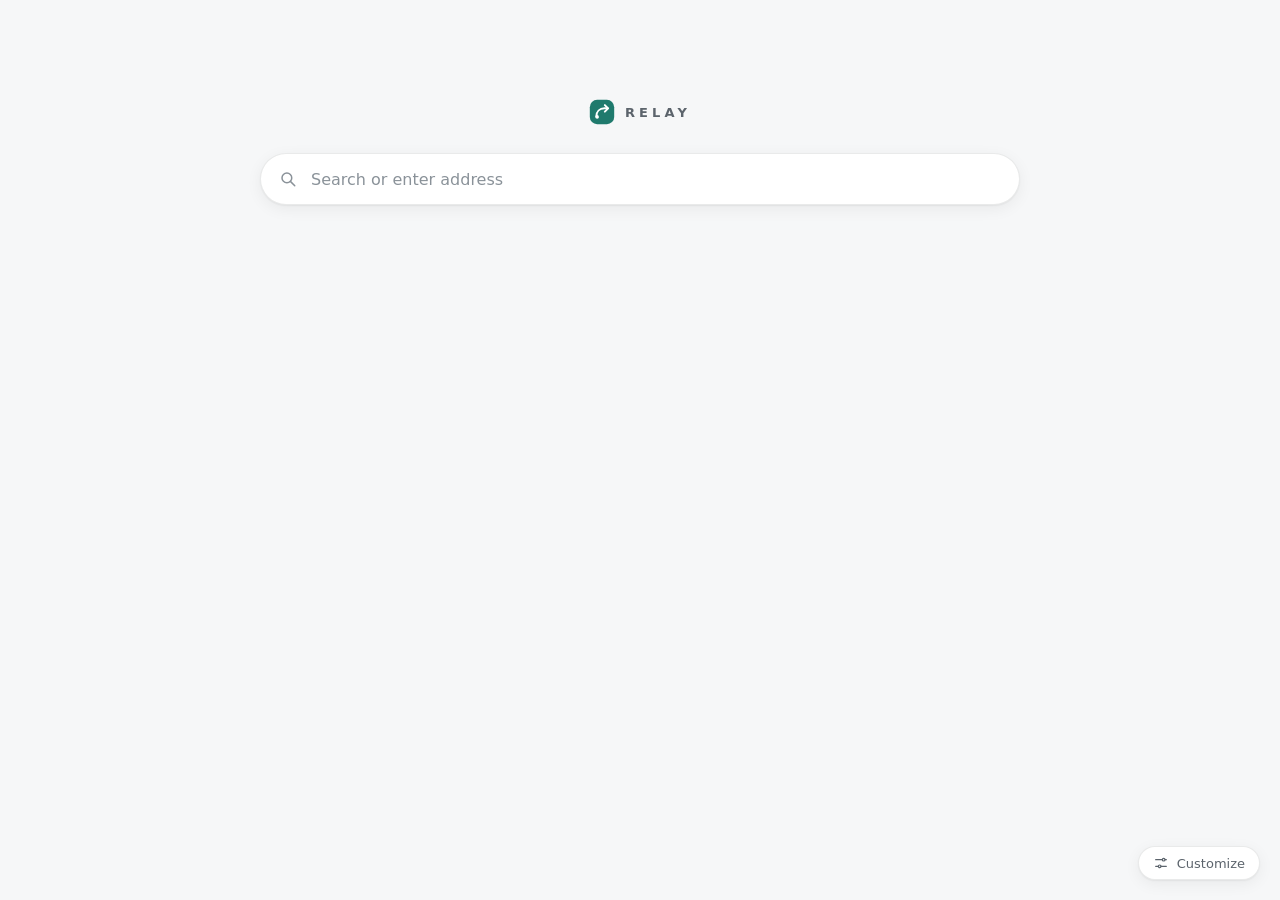
<file: src/Relay.App/NewTab/index.html>
<!doctype html>
<html lang="en">
<head>
  <meta charset="utf-8">
  <meta name="viewport" content="width=device-width, initial-scale=1">
  <meta http-equiv="Content-Security-Policy" content="default-src 'none'; script-src 'self'; style-src 'self'; img-src 'self' https://assets.relay data:; font-src 'self'; connect-src 'none'; base-uri 'none'; form-action 'none'">
  <meta name="referrer" content="no-referrer">
  <title>New tab</title>
  <link rel="stylesheet" href="newtab.css">
</head>
<body class="loading">
  <div id="backdrop" aria-hidden="true"></div>

  <main id="page">
    <header class="brand">
      <svg class="mark" viewBox="0 0 32 32" aria-hidden="true">
        <rect x="1" y="1" width="30" height="30" rx="9" class="mark-bg"/>
        <path d="M9 21.5c0-6 4-10 10-10h4" class="mark-stroke"/>
        <path d="M19.5 7.5l4 4-4 4" class="mark-stroke"/>
        <circle cx="10" cy="22" r="2.2" class="mark-dot"/>
      </svg>
      <span class="wordmark">RELAY</span>
      <span id="private-badge" class="badge" hidden>Private</span>
    </header>

    <section id="clock" class="clock" hidden>
      <div id="time" class="time"></div>
      <div id="date" class="date"></div>
    </section>

    <form id="search" class="search" autocomplete="off">
      <svg viewBox="0 0 24 24" class="search-icon" aria-hidden="true"><circle cx="10.5" cy="10.5" r="6.5"/><path d="M15.5 15.5L21 21"/></svg>
      <input id="q" type="text" spellcheck="false" aria-label="Search or enter address" placeholder="Search or enter address">
      <kbd class="hint">Enter</kbd>
    </form>

    <p id="blocked" class="blocked" hidden>
      <svg viewBox="0 0 24 24" aria-hidden="true"><path d="M12 3l7 3v5c0 4.5-3 8.3-7 10-4-1.7-7-5.5-7-10V6l7-3z"/><path d="M9 12l2 2 4-4"/></svg>
      <span id="blocked-text"></span>
    </p>

    <section class="links" aria-label="Quick links">
      <ol id="quick-links" class="tiles"></ol>
    </section>

    <section id="private-note" class="note" hidden>
      <h2>You're browsing privately</h2>
      <p>RELAY won't save your history, cookies or site data from this window after you close it. Downloads and bookmarks you create are kept.</p>
      <p class="muted">Private browsing doesn't make you anonymous. Websites, your employer or school, and your internet provider can still see what you do.</p>
    </section>

    <section id="lists" class="lists">
      <div id="recent-block" class="list-block" hidden>
        <h2>Recently visited</h2>
        <ul id="recent" class="rows"></ul>
      </div>
      <div id="bookmarks-block" class="list-block" hidden>
        <h2>Bookmarks</h2>
        <ul id="bookmarks" class="rows"></ul>
      </div>
    </section>
  </main>

  <button id="customize" class="customize" type="button" aria-haspopup="dialog">
    <svg viewBox="0 0 24 24" aria-hidden="true"><path d="M4 7h10M18 7h2M4 17h4M12 17h8"/><circle cx="16" cy="7" r="2"/><circle cx="10" cy="17" r="2"/></svg>
    Customize
  </button>

  <aside id="panel" class="panel" role="dialog" aria-label="Customize new tab" hidden>
    <h2>Customize</h2>
    <h3>Background</h3>
    <div id="swatches" class="swatches"></div>
    <button type="button" class="link" data-settings="appearance">Use your own image…</button>
    <h3>Show</h3>
    <label class="toggle"><input type="checkbox" data-toggle="clock"><span>Clock and date</span></label>
    <label class="toggle"><input type="checkbox" data-toggle="recent"><span>Recently visited</span></label>
    <label class="toggle"><input type="checkbox" data-toggle="bookmarks"><span>Bookmarks</span></label>
    <button type="button" class="link" data-settings="general">All settings</button>
  </aside>

  <div id="dialog-scrim" class="scrim" hidden>
    <form id="link-dialog" class="dialog" role="dialog" aria-modal="true" aria-labelledby="dlg-title">
      <h2 id="dlg-title">Add shortcut</h2>
      <label>Name<input id="dlg-name" type="text" maxlength="120" spellcheck="false"></label>
      <label>URL<input id="dlg-url" type="text" maxlength="2048" spellcheck="false" placeholder="example.com"></label>
      <p id="dlg-error" class="error" hidden></p>
      <div class="actions">
        <button type="button" id="dlg-cancel" class="btn">Cancel</button>
        <button type="submit" class="btn primary">Save</button>
      </div>
    </form>
  </div>

  <ul id="tile-menu" class="menu" role="menu" hidden>
    <li><button type="button" role="menuitem" data-action="edit">Edit shortcut</button></li>
    <li><button type="button" role="menuitem" data-action="remove">Remove</button></li>
  </ul>

  <script src="newtab.js"></script>
</body>
</html>
</file>
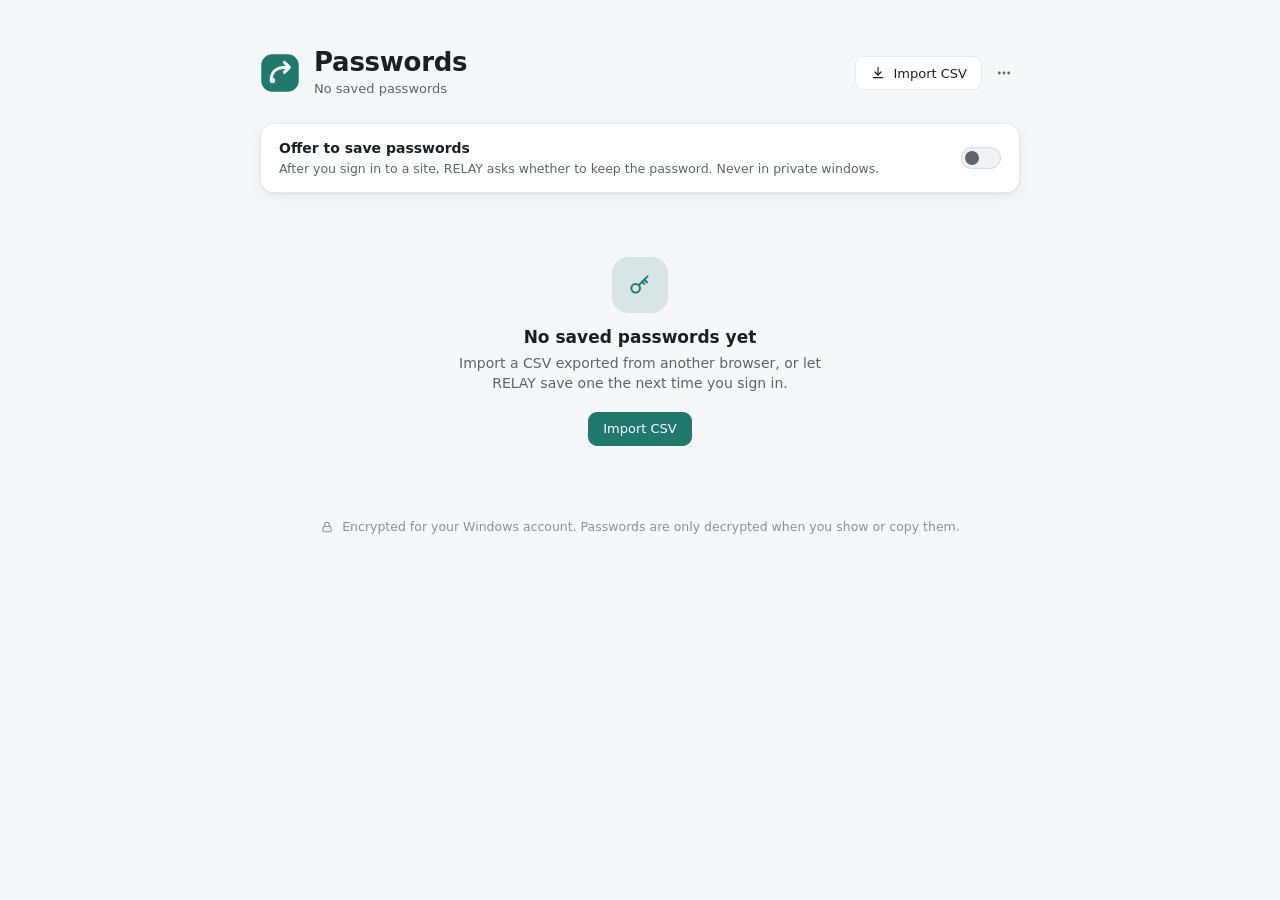
<file: src/Relay.App/NewTab/passwords.html>
<!doctype html>
<html lang="en">
<head>
  <meta charset="utf-8">
  <meta name="viewport" content="width=device-width, initial-scale=1">
  <meta http-equiv="Content-Security-Policy" content="default-src 'none'; script-src 'self'; style-src 'self'; img-src 'self' data:; font-src 'self'; connect-src 'none'; base-uri 'none'; form-action 'none'">
  <meta name="referrer" content="no-referrer">
  <title>Passwords</title>
  <link rel="stylesheet" href="passwords.css">
</head>
<body class="loading">
  <svg class="sprite" aria-hidden="true">
    <symbol id="i-search" viewBox="0 0 24 24"><circle cx="11" cy="11" r="7"/><path d="M20 20l-3.5-3.5"/></symbol>
    <symbol id="i-eye" viewBox="0 0 24 24"><path d="M2 12s3.6-7 10-7 10 7 10 7-3.6 7-10 7S2 12 2 12z"/><circle cx="12" cy="12" r="3"/></symbol>
    <symbol id="i-eye-off" viewBox="0 0 24 24"><path d="M3 3l18 18"/><path d="M10.6 5.1A10.4 10.4 0 0 1 12 5c6.4 0 10 7 10 7a17.6 17.6 0 0 1-3.2 4.1M6.6 6.6A17.2 17.2 0 0 0 2 12s3.6 7 10 7a9.9 9.9 0 0 0 5.4-1.6"/><path d="M9.9 9.9a3 3 0 0 0 4.2 4.2"/></symbol>
    <symbol id="i-copy" viewBox="0 0 24 24"><rect x="9" y="9" width="11" height="11" rx="2.5"/><path d="M5 15V6.5A2.5 2.5 0 0 1 7.5 4H15"/></symbol>
    <symbol id="i-more" viewBox="0 0 24 24"><circle cx="5" cy="12" r="1.2"/><circle cx="12" cy="12" r="1.2"/><circle cx="19" cy="12" r="1.2"/></symbol>
    <symbol id="i-import" viewBox="0 0 24 24"><path d="M12 4v11"/><path d="M7.5 10.5L12 15l4.5-4.5"/><path d="M5 19h14"/></symbol>
    <symbol id="i-key" viewBox="0 0 24 24"><circle cx="8" cy="15" r="4"/><path d="M11 12l8-8"/><path d="M16 7l2.5 2.5"/><path d="M14 9l2 2"/></symbol>
    <symbol id="i-lock" viewBox="0 0 24 24"><rect x="5" y="11" width="14" height="9" rx="2.5"/><path d="M8 11V8a4 4 0 0 1 8 0v3"/></symbol>
  </svg>

  <main id="page">
    <header class="top">
      <div class="title">
        <svg class="mark" viewBox="0 0 32 32" aria-hidden="true">
          <rect x="1" y="1" width="30" height="30" rx="9" class="mark-bg"/>
          <path d="M9 21.5c0-6 4-10 10-10h4" class="mark-stroke"/>
          <path d="M19.5 7.5l4 4-4 4" class="mark-stroke"/>
          <circle cx="10" cy="22" r="2.2" class="mark-dot"/>
        </svg>
        <div>
          <h1>Passwords</h1>
          <p id="count" class="sub"></p>
        </div>
      </div>
      <div class="actions">
        <button id="import" class="btn"><svg class="ico"><use href="#i-import"/></svg>Import CSV</button>
        <button id="page-more" class="icon-btn" title="More" aria-label="More"><svg class="ico"><use href="#i-more"/></svg></button>
      </div>
    </header>

    <section class="card setting">
      <div>
        <div class="setting-name">Offer to save passwords</div>
        <div class="setting-hint">After you sign in to a site, RELAY asks whether to keep the password. Never in private windows.</div>
      </div>
      <label class="switch"><input id="offer" type="checkbox"><span></span></label>
    </section>

    <label class="search">
      <svg class="ico"><use href="#i-search"/></svg>
      <input id="filter" type="text" placeholder="Search passwords" autocomplete="off" spellcheck="false">
    </label>

    <section id="list" class="card list" aria-live="polite"></section>

    <section id="empty" class="empty" hidden>
      <div class="empty-icon"><svg class="ico"><use href="#i-key"/></svg></div>
      <h2>No saved passwords yet</h2>
      <p>Import a CSV exported from another browser, or let RELAY save one the next time you sign in.</p>
      <button id="empty-import" class="btn primary">Import CSV</button>
    </section>

    <p id="no-match" class="no-match" hidden>No passwords match your search.</p>

    <footer class="foot">
      <svg class="ico"><use href="#i-lock"/></svg>
      Encrypted for your Windows account. Passwords are only decrypted when you show or copy them.
    </footer>
  </main>

  <div id="menu" class="menu" role="menu" hidden></div>

  <div id="confirm" class="scrim" hidden>
    <div class="dialog" role="dialog" aria-modal="true" aria-labelledby="confirm-title">
      <h2 id="confirm-title"></h2>
      <p id="confirm-text"></p>
      <div class="dialog-actions">
        <button id="confirm-cancel" class="btn">Cancel</button>
        <button id="confirm-ok" class="btn danger"></button>
      </div>
    </div>
  </div>

  <div id="toast" class="toast" role="status" hidden></div>
  <script src="passwords.js"></script>
</body>
</html>
</file>
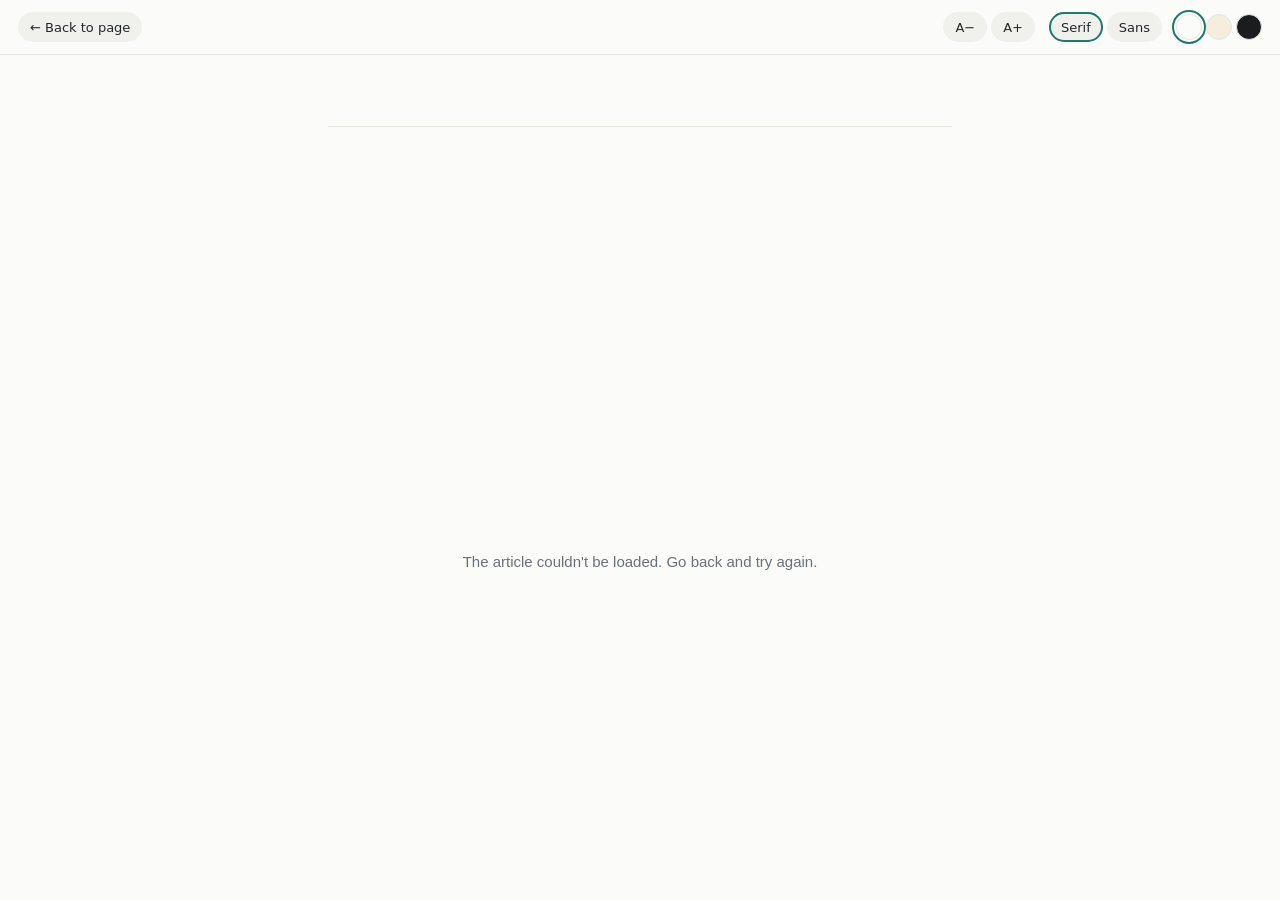
<file: src/Relay.App/NewTab/reader.html>
<!doctype html>
<html lang="en">
<head>
  <meta charset="utf-8">
  <meta name="viewport" content="width=device-width, initial-scale=1">
  <meta http-equiv="Content-Security-Policy" content="default-src 'none'; script-src 'self'; style-src 'self'; img-src https: data:; base-uri 'none'; form-action 'none'">
  <meta name="referrer" content="no-referrer">
  <title>Reader view</title>
  <link rel="stylesheet" href="reader.css">
</head>
<body data-theme="light" data-font="serif" class="loading">
  <div class="bar" role="toolbar" aria-label="Reader settings">
    <button type="button" id="exit" class="chip" title="Leave reader view (Esc)">← Back to page</button>
    <div class="group" role="group" aria-label="Text size">
      <button type="button" class="chip" data-size="-1" title="Smaller text" aria-label="Smaller text">A−</button>
      <button type="button" class="chip" data-size="1" title="Larger text" aria-label="Larger text">A+</button>
    </div>
    <div class="group" role="group" aria-label="Font">
      <button type="button" class="chip" data-font="serif">Serif</button>
      <button type="button" class="chip" data-font="sans">Sans</button>
    </div>
    <div class="group" role="group" aria-label="Colours">
      <button type="button" class="swatch light" data-theme="light" title="Light" aria-label="Light"></button>
      <button type="button" class="swatch sepia" data-theme="sepia" title="Sepia" aria-label="Sepia"></button>
      <button type="button" class="swatch dark" data-theme="dark" title="Dark" aria-label="Dark"></button>
    </div>
  </div>

  <article id="article">
    <p id="site" class="site"></p>
    <h1 id="title"></h1>
    <p id="meta" class="meta"></p>
    <div id="content"></div>
  </article>

  <p id="empty" class="empty" hidden>The article couldn't be loaded. Go back and try again.</p>
  <script src="reader.js"></script>
</body>
</html>
</file>
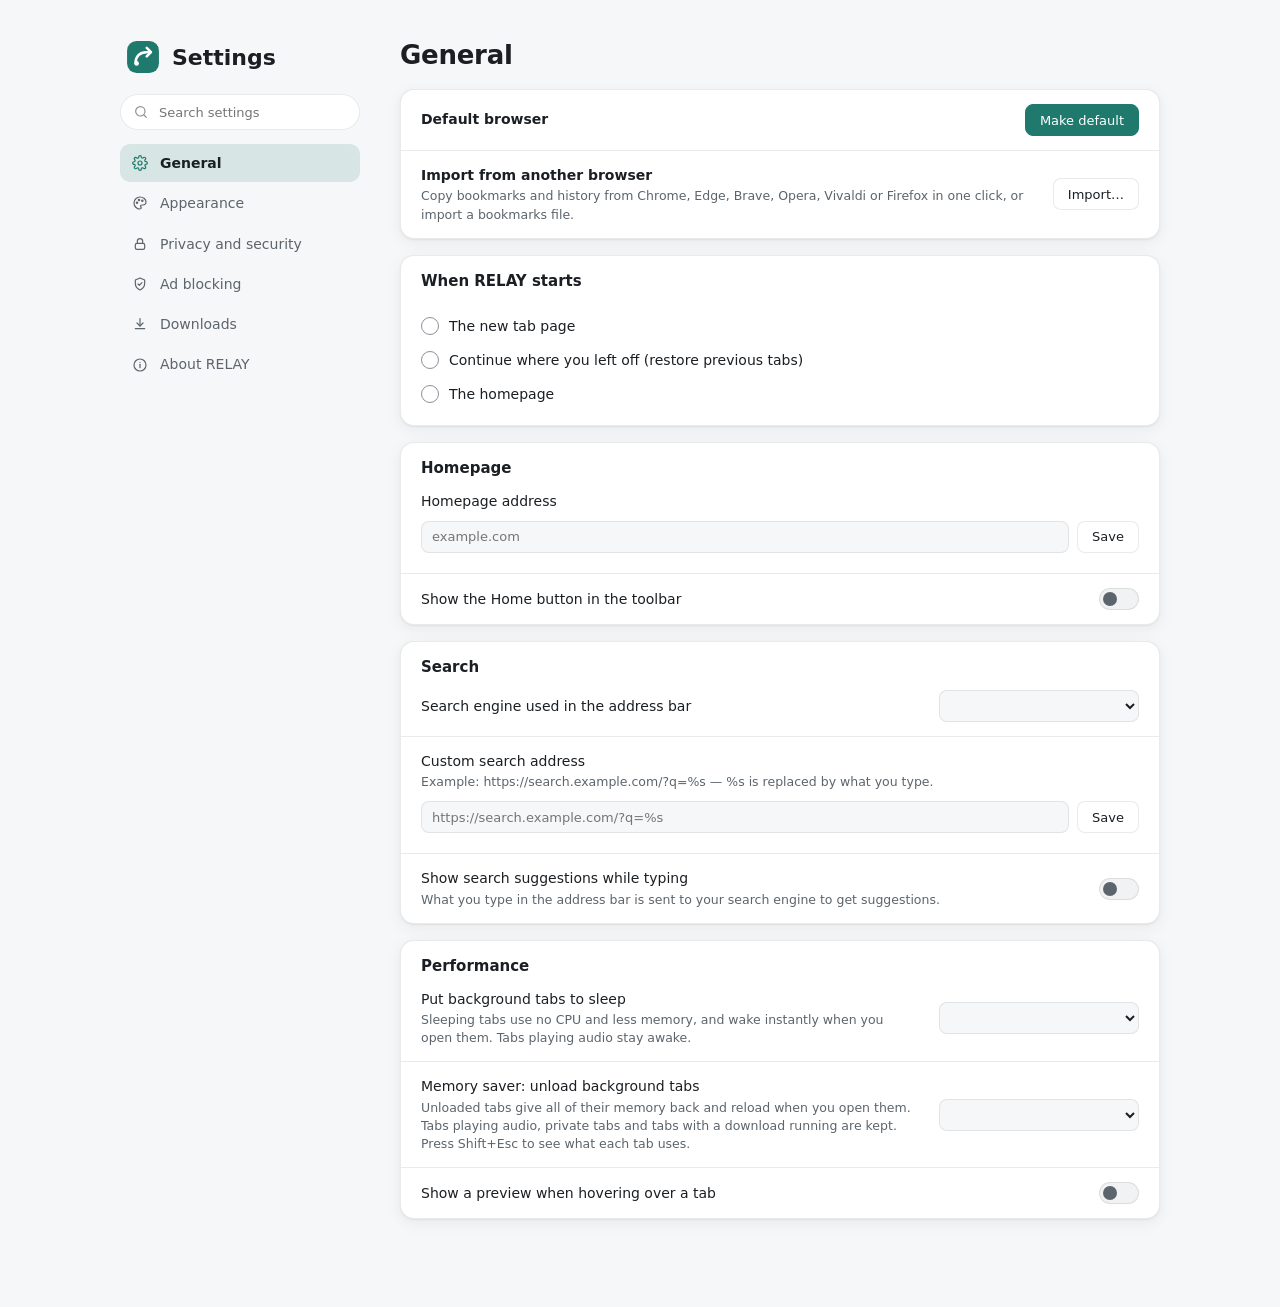
<file: src/Relay.App/NewTab/settings.html>
<!doctype html>
<html lang="en">
<head>
  <meta charset="utf-8">
  <meta name="viewport" content="width=device-width, initial-scale=1">
  <meta http-equiv="Content-Security-Policy" content="default-src 'none'; script-src 'self'; style-src 'self'; img-src 'self' data:; font-src 'self'; connect-src 'none'; base-uri 'none'; form-action 'none'">
  <meta name="referrer" content="no-referrer">
  <title>Settings</title>
  <link rel="stylesheet" href="settings.css">
</head>
<body class="loading">
  <svg class="sprite" aria-hidden="true">
    <symbol id="i-general" viewBox="0 0 24 24"><circle cx="12" cy="12" r="3"/><path d="M19.4 15a1.7 1.7 0 0 0 .3 1.8l.1.1a2 2 0 1 1-2.8 2.8l-.1-.1a1.7 1.7 0 0 0-1.8-.3 1.7 1.7 0 0 0-1 1.5V21a2 2 0 1 1-4 0v-.1a1.7 1.7 0 0 0-1.1-1.5 1.7 1.7 0 0 0-1.8.3l-.1.1a2 2 0 1 1-2.8-2.8l.1-.1a1.7 1.7 0 0 0 .3-1.8 1.7 1.7 0 0 0-1.5-1H3a2 2 0 1 1 0-4h.1a1.7 1.7 0 0 0 1.5-1.1 1.7 1.7 0 0 0-.3-1.8l-.1-.1a2 2 0 1 1 2.8-2.8l.1.1a1.7 1.7 0 0 0 1.8.3H9a1.7 1.7 0 0 0 1-1.5V3a2 2 0 1 1 4 0v.1a1.7 1.7 0 0 0 1 1.5 1.7 1.7 0 0 0 1.8-.3l.1-.1a2 2 0 1 1 2.8 2.8l-.1.1a1.7 1.7 0 0 0-.3 1.8V9a1.7 1.7 0 0 0 1.5 1H21a2 2 0 1 1 0 4h-.1a1.7 1.7 0 0 0-1.5 1z"/></symbol>
    <symbol id="i-appearance" viewBox="0 0 24 24"><path d="M12 3a9 9 0 1 0 0 18c1.1 0 1.8-.9 1.8-1.8 0-.5-.2-.9-.5-1.2-.3-.3-.5-.7-.5-1.2 0-1 .8-1.8 1.8-1.8h2.1A4.3 4.3 0 0 0 21 10.7C21 6.4 17 3 12 3z"/><circle cx="7.5" cy="11.5" r="1"/><circle cx="10.5" cy="7.5" r="1"/><circle cx="15.5" cy="8.5" r="1"/></symbol>
    <symbol id="i-privacy" viewBox="0 0 24 24"><rect x="5" y="11" width="14" height="9" rx="2.5"/><path d="M8 11V8a4 4 0 0 1 8 0v3"/></symbol>
    <symbol id="i-blocking" viewBox="0 0 24 24"><path d="M12 3l7 3v5c0 4.5-3 8.3-7 10-4-1.7-7-5.5-7-10V6l7-3z"/><path d="M9 12l2 2 4-4"/></symbol>
    <symbol id="i-downloads" viewBox="0 0 24 24"><path d="M12 4v11"/><path d="M7.5 10.5L12 15l4.5-4.5"/><path d="M5 19h14"/></symbol>
    <symbol id="i-about" viewBox="0 0 24 24"><circle cx="12" cy="12" r="9"/><path d="M12 11v5"/><path d="M12 8h.01"/></symbol>
    <symbol id="i-search" viewBox="0 0 24 24"><circle cx="11" cy="11" r="7"/><path d="M20 20l-3.5-3.5"/></symbol>
    <symbol id="i-close" viewBox="0 0 24 24"><path d="M6 6l12 12M18 6L6 18"/></symbol>
    <symbol id="i-check" viewBox="0 0 24 24"><path d="M5 12.5l4.5 4.5L19 7.5"/></symbol>
  </svg>

  <div id="app">
    <nav class="nav" aria-label="Settings sections">
      <div class="nav-head">
        <svg class="mark" viewBox="0 0 32 32" aria-hidden="true">
          <rect x="1" y="1" width="30" height="30" rx="9" class="mark-bg"/>
          <path d="M9 21.5c0-6 4-10 10-10h4" class="mark-stroke"/>
          <path d="M19.5 7.5l4 4-4 4" class="mark-stroke"/>
          <circle cx="10" cy="22" r="2.2" class="mark-dot"/>
        </svg>
        <span>Settings</span>
      </div>
      <label class="nav-search">
        <svg class="ico"><use href="#i-search"/></svg>
        <input id="find" type="text" placeholder="Search settings" autocomplete="off" spellcheck="false">
      </label>
      <div id="nav-links" class="nav-links"></div>
    </nav>
    <main id="content" class="content" tabindex="-1"></main>
  </div>

  <div id="confirm" class="scrim" hidden>
    <div class="dialog" role="dialog" aria-modal="true" aria-labelledby="confirm-title">
      <h2 id="confirm-title"></h2>
      <p id="confirm-text"></p>
      <div class="dialog-actions">
        <button id="confirm-cancel" class="btn">Cancel</button>
        <button id="confirm-ok" class="btn danger"></button>
      </div>
    </div>
  </div>

  <div id="toast" class="toast" role="status" hidden></div>
  <script src="settings.js"></script>
</body>
</html>
</file>
<file: src/Relay.App/NewTab/newtab.css>
:root {
  --accent: #1F7A6D;
  --bg: #F6F7F8;
  --surface: #FFFFFF;
  --surface-2: #F0F2F3;
  --border: rgba(20, 24, 28, 0.09);
  --text: #1B1F23;
  --text-2: #5C646C;
  --text-3: #8A9299;
  --shadow: 0 1px 2px rgba(16, 20, 24, .06), 0 4px 16px rgba(16, 20, 24, .06);
  --radius: 14px;
  --font: "Segoe UI Variable Text", "Segoe UI", system-ui, sans-serif;
  --display: "Segoe UI Variable Display", "Segoe UI", system-ui, sans-serif;
  color-scheme: light;
}
:root[data-theme="dark"] {
  --bg: #1C1D1F;
  --surface: #26282B;
  --surface-2: #2D3033;
  --border: rgba(255, 255, 255, 0.08);
  --text: #E8EAED;
  --text-2: #A5ABB1;
  --text-3: #7D838A;
  --shadow: 0 1px 2px rgba(0, 0, 0, .3), 0 6px 20px rgba(0, 0, 0, .25);
  color-scheme: dark;
}
:root[data-private="true"] {
  --bg: #1E1C24;
  --surface: #28252F;
  --surface-2: #302D38;
  --border: rgba(255, 255, 255, 0.08);
  --text: #ECEAF0;
  --text-2: #ABA6B6;
  --text-3: #837E8E;
  color-scheme: dark;
}

/* Backgrounds: soft, low-contrast fields. "ink" marks a dark field (light text). */
:root[data-bg="dawn"]   { --field: linear-gradient(160deg, #F7E9E1 0%, #ECE6F3 55%, #E3ECF2 100%); }
:root[data-bg="mist"]   { --field: linear-gradient(180deg, #E9EEF1 0%, #F4F6F7 100%); }
:root[data-bg="sand"]   { --field: linear-gradient(170deg, #F3EDE3 0%, #EEE8DD 100%); }
:root[data-bg="dusk"]   { --field: linear-gradient(165deg, #1E2335 0%, #2B2236 60%, #33263A 100%); }
:root[data-bg="forest"] { --field: linear-gradient(170deg, #17251F 0%, #1E2F27 100%); }
:root[data-bg="slate"]  { --field: linear-gradient(170deg, #22262B 0%, #2B3036 100%); }
:root[data-tone="ink"] {
  --text: #F1F3F4; --text-2: rgba(241, 243, 244, .78); --text-3: rgba(241, 243, 244, .6);
  --surface: rgba(255, 255, 255, .10); --surface-2: rgba(255, 255, 255, .14);
  --border: rgba(255, 255, 255, .12);
}
:root[data-tone="paper"] {
  --text: #1B1F23; --text-2: #4F575F; --text-3: #7A828A;
  --surface: rgba(255, 255, 255, .72); --surface-2: rgba(255, 255, 255, .9);
  --border: rgba(20, 24, 28, .08);
}

* { box-sizing: border-box; }
[hidden] { display: none !important; }
html, body { margin: 0; height: 100%; }
body {
  background: var(--bg);
  color: var(--text);
  font: 14px/1.45 var(--font);
  -webkit-font-smoothing: antialiased;
  overflow-x: hidden;
}
body.loading main { opacity: 0; }
main { transition: opacity .18s ease; }

#backdrop { position: fixed; inset: 0; z-index: -1; background: var(--field, none); background-size: cover; background-position: center; }
#backdrop.image::after { content: ""; position: absolute; inset: 0; background: linear-gradient(180deg, rgba(0,0,0,.28), rgba(0,0,0,.42)); }

#page {
  width: min(760px, calc(100% - 48px));
  margin: 0 auto;
  padding: clamp(36px, 11vh, 120px) 0 96px;
  display: flex; flex-direction: column; align-items: center; gap: 28px;
}

.brand { display: flex; align-items: center; gap: 10px; color: var(--text-2); }
.mark { width: 26px; height: 26px; }
.mark-bg { fill: var(--accent); }
.mark-stroke { fill: none; stroke: #fff; stroke-width: 2.4; stroke-linecap: round; stroke-linejoin: round; }
.mark-dot { fill: #fff; }
.wordmark { font: 600 13px/1 var(--display); letter-spacing: .32em; }
.badge { font-size: 11px; font-weight: 600; letter-spacing: .04em; padding: 3px 8px; border-radius: 99px; background: rgba(155, 128, 230, .2); color: #C9B8FF; }

.clock { text-align: center; margin-top: -6px; }
.time { font: 300 64px/1 var(--display); letter-spacing: -.02em; font-variant-numeric: tabular-nums; }
.date { margin-top: 8px; color: var(--text-2); font-size: 15px; }

.search {
  width: 100%; display: flex; align-items: center; gap: 12px;
  height: 52px; padding: 0 18px;
  background: var(--surface); border: 1px solid var(--border); border-radius: 26px;
  box-shadow: var(--shadow);
  transition: border-color .15s ease, box-shadow .15s ease;
}
.search:focus-within { border-color: color-mix(in srgb, var(--accent) 55%, transparent); box-shadow: var(--shadow), 0 0 0 4px color-mix(in srgb, var(--accent) 16%, transparent); }
.search-icon { width: 18px; height: 18px; flex: none; fill: none; stroke: var(--text-3); stroke-width: 2; stroke-linecap: round; }
.search input { flex: 1; min-width: 0; height: 100%; border: 0; outline: 0; background: transparent; color: var(--text); font: 16px var(--font); }
.search input::placeholder { color: var(--text-3); }
.hint { font: 11px var(--font); color: var(--text-3); border: 1px solid var(--border); border-radius: 6px; padding: 2px 6px; opacity: 0; transition: opacity .15s; }
.search:focus-within .hint { opacity: 1; }

.links { width: 100%; }
.blocked { margin: -14px 0 -6px; display: flex; align-items: center; gap: 7px; color: var(--text-3); font-size: 12.5px; }
.blocked svg { width: 14px; height: 14px; fill: none; stroke: var(--accent); stroke-width: 2; stroke-linecap: round; stroke-linejoin: round; }
:root[data-tone="ink"] .blocked svg, :root[data-theme="dark"] .blocked svg { stroke: color-mix(in srgb, var(--accent) 60%, white); }
.tiles { list-style: none; margin: 0; padding: 0; display: grid; grid-template-columns: repeat(auto-fill, minmax(104px, 1fr)); gap: 8px; }
.tile { position: relative; }
.tile a, .tile .add {
  display: flex; flex-direction: column; align-items: center; gap: 10px;
  padding: 16px 8px 12px; border-radius: var(--radius);
  color: var(--text); text-decoration: none; background: transparent; border: 0; width: 100%;
  font: inherit; cursor: pointer;
  transition: background .12s ease;
}
.tile a:hover, .tile .add:hover, .tile a:focus-visible, .tile .add:focus-visible { background: var(--surface); outline: none; box-shadow: inset 0 0 0 1px var(--border); }
.mono {
  width: 44px; height: 44px; border-radius: 12px; display: grid; place-items: center;
  font: 600 17px var(--display); color: #fff;
}
.tile .label { max-width: 100%; font-size: 12.5px; color: var(--text-2); white-space: nowrap; overflow: hidden; text-overflow: ellipsis; }
.tile .add .mono { background: var(--surface-2); color: var(--text-2); font-weight: 400; font-size: 22px; box-shadow: inset 0 0 0 1px var(--border); }
.tile .more {
  position: absolute; top: 6px; right: 6px; width: 24px; height: 24px; border-radius: 8px;
  border: 0; background: transparent; color: var(--text-3); cursor: pointer; opacity: 0;
  display: grid; place-items: center; font: 600 14px/1 var(--font);
}
.tile:hover .more, .tile .more:focus-visible { opacity: 1; }
.tile .more:hover { background: var(--surface-2); color: var(--text); }
.tile.dragging { opacity: .4; }
.tile.drop-before::before { content: ""; position: absolute; left: -5px; top: 14px; bottom: 14px; width: 2px; border-radius: 2px; background: var(--accent); }

.lists { width: 100%; display: grid; grid-template-columns: repeat(auto-fit, minmax(260px, 1fr)); gap: 16px; }
.list-block { background: var(--surface); border: 1px solid var(--border); border-radius: var(--radius); padding: 14px 8px 8px; }
.list-block h2, .note h2 { margin: 0 10px 6px; font: 600 12px var(--font); letter-spacing: .06em; text-transform: uppercase; color: var(--text-3); }
.rows { list-style: none; margin: 0; padding: 0; }
.rows a {
  display: flex; align-items: center; gap: 10px; padding: 7px 10px; border-radius: 9px;
  color: var(--text); text-decoration: none; min-width: 0;
}
.rows a:hover, .rows a:focus-visible { background: var(--surface-2); outline: none; }
.rows .mono { width: 22px; height: 22px; border-radius: 6px; font-size: 11px; flex: none; }
.rows .t { flex: 1; min-width: 0; white-space: nowrap; overflow: hidden; text-overflow: ellipsis; }
.rows .h { color: var(--text-3); font-size: 12px; flex: none; max-width: 40%; white-space: nowrap; overflow: hidden; text-overflow: ellipsis; }
.empty { color: var(--text-3); padding: 6px 10px 10px; font-size: 13px; }

.note { width: 100%; background: var(--surface); border: 1px solid var(--border); border-radius: var(--radius); padding: 18px 20px; }
.note h2 { margin: 0 0 8px; text-transform: none; letter-spacing: 0; font-size: 15px; color: var(--text); }
.note p { margin: 0 0 8px; color: var(--text-2); }
.note .muted { color: var(--text-3); font-size: 13px; margin: 0; }

.customize {
  position: fixed; right: 20px; bottom: 20px; display: flex; align-items: center; gap: 8px;
  height: 34px; padding: 0 14px; border-radius: 17px; border: 1px solid var(--border);
  background: var(--surface); color: var(--text-2); font: 13px var(--font); cursor: pointer; box-shadow: var(--shadow);
}
.customize:hover { color: var(--text); }
.customize svg { width: 16px; height: 16px; fill: none; stroke: currentColor; stroke-width: 1.8; stroke-linecap: round; }

.panel {
  position: fixed; right: 20px; bottom: 64px; width: 280px; padding: 16px;
  background: var(--surface-2); border: 1px solid var(--border); border-radius: 16px; box-shadow: var(--shadow);
  backdrop-filter: blur(20px);
}
:root[data-tone] .panel, :root[data-theme="dark"] .panel { background: color-mix(in srgb, var(--bg) 92%, #808080); }
.panel h2 { margin: 0 0 12px; font: 600 15px var(--font); }
.panel h3 { margin: 14px 0 8px; font: 600 11px var(--font); letter-spacing: .06em; text-transform: uppercase; color: var(--text-3); }
.swatches { display: grid; grid-template-columns: repeat(7, 1fr); gap: 6px; }
.swatch { aspect-ratio: 1; border-radius: 10px; border: 1px solid var(--border); cursor: pointer; padding: 0; }
.swatch[aria-pressed="true"] { outline: 2px solid var(--accent); outline-offset: 2px; }
.swatch.none { background: var(--bg); position: relative; }
.swatch.none::after { content: ""; position: absolute; left: 20%; right: 20%; top: 50%; height: 1.5px; background: var(--text-3); transform: rotate(-45deg); }
.toggle { display: flex; align-items: center; gap: 10px; padding: 6px 0; cursor: pointer; color: var(--text); }
.toggle input { accent-color: var(--accent); width: 16px; height: 16px; margin: 0; }
.link { margin-top: 10px; background: none; border: 0; padding: 0; color: var(--accent); font: 13px var(--font); cursor: pointer; display: block; }
:root[data-theme="dark"] .link, :root[data-tone="ink"] .link { color: color-mix(in srgb, var(--accent) 60%, white); }
.link:hover { text-decoration: underline; }

.scrim { position: fixed; inset: 0; background: rgba(0, 0, 0, .32); display: grid; place-items: center; z-index: 10; }
.dialog {
  width: min(380px, calc(100% - 32px)); background: var(--bg); color: var(--text);
  border: 1px solid var(--border); border-radius: 16px; padding: 20px; box-shadow: 0 20px 60px rgba(0,0,0,.25);
}
:root[data-tone="ink"] .dialog { --text: #1B1F23; --text-2: #5C646C; --border: rgba(20,24,28,.12); background: #fff; }
.dialog h2 { margin: 0 0 14px; font: 600 16px var(--font); }
.dialog label { display: block; font-size: 12px; color: var(--text-2); margin-bottom: 12px; }
.dialog input {
  display: block; width: 100%; margin-top: 6px; height: 36px; padding: 0 10px; border-radius: 9px;
  border: 1px solid var(--border); background: transparent; color: var(--text); font: 14px var(--font); outline: 0;
}
.dialog input:focus { border-color: var(--accent); box-shadow: 0 0 0 3px color-mix(in srgb, var(--accent) 18%, transparent); }
.error { color: #C4443B; font-size: 12.5px; margin: -4px 0 10px; }
.actions { display: flex; justify-content: flex-end; gap: 8px; margin-top: 4px; }
.btn { height: 34px; padding: 0 16px; border-radius: 9px; border: 1px solid var(--border); background: transparent; color: var(--text); font: 13px var(--font); cursor: pointer; }
.btn:hover { background: rgba(127, 127, 127, .1); }
.btn.primary { background: var(--accent); border-color: var(--accent); color: #fff; }
.btn.primary:hover { filter: brightness(1.08); }

.menu {
  position: fixed; z-index: 20; list-style: none; margin: 0; padding: 4px; min-width: 160px;
  background: var(--bg); border: 1px solid var(--border); border-radius: 10px; box-shadow: var(--shadow);
}
:root[data-tone="ink"] .menu { background: #2A2D31; }
.menu button { width: 100%; text-align: left; padding: 8px 12px; border: 0; background: none; color: var(--text); font: 13px var(--font); border-radius: 7px; cursor: pointer; }
.menu button:hover, .menu button:focus-visible { background: rgba(127,127,127,.14); outline: none; }

@media (max-width: 560px) {
  .time { font-size: 48px; }
  .tiles { grid-template-columns: repeat(auto-fill, minmax(88px, 1fr)); }
}
@media (prefers-reduced-motion: reduce) { * { transition: none !important; } }
</file>
<file: src/Relay.App/NewTab/passwords.css>
:root {
  --accent: #1F7A6D;
  --bg: #F6F7F8;
  --surface: #FFFFFF;
  --surface-2: #F0F2F3;
  --border: rgba(20, 24, 28, 0.09);
  --text: #1B1F23;
  --text-2: #5C646C;
  --text-3: #8A9299;
  --danger: #C42B1C;
  --shadow: 0 1px 2px rgba(16, 20, 24, .06), 0 4px 16px rgba(16, 20, 24, .06);
  --radius: 14px;
  --font: "Segoe UI Variable Text", "Segoe UI", system-ui, sans-serif;
  --display: "Segoe UI Variable Display", "Segoe UI", system-ui, sans-serif;
  color-scheme: light;
}
:root[data-theme="dark"] {
  --bg: #1C1D1F;
  --surface: #26282B;
  --surface-2: #2D3033;
  --border: rgba(255, 255, 255, 0.08);
  --text: #E8EAED;
  --text-2: #A5ABB1;
  --text-3: #7D838A;
  --danger: #FF8A80;
  --shadow: 0 1px 2px rgba(0, 0, 0, .3), 0 6px 20px rgba(0, 0, 0, .25);
  color-scheme: dark;
}
:root[data-private="true"] {
  --bg: #1E1C24;
  --surface: #28252F;
  --surface-2: #302D38;
  --border: rgba(255, 255, 255, 0.08);
  --text: #ECEAF0;
  --text-2: #ABA6B6;
  --text-3: #837E8E;
  --danger: #FF8A80;
  color-scheme: dark;
}

* { box-sizing: border-box; }
[hidden] { display: none !important; }
html, body { margin: 0; min-height: 100%; }
body {
  background: var(--bg);
  color: var(--text);
  font: 14px/1.45 var(--font);
  -webkit-font-smoothing: antialiased;
}
body.loading main { opacity: 0; }
main { transition: opacity .18s ease; }

.sprite { position: absolute; width: 0; height: 0; overflow: hidden; }
.ico { width: 16px; height: 16px; flex: none; fill: none; stroke: currentColor; stroke-width: 1.8; stroke-linecap: round; stroke-linejoin: round; }
#i-more circle { fill: currentColor; }

#page {
  width: min(760px, calc(100% - 48px));
  margin: 0 auto;
  padding: 48px 0 64px;
  display: flex; flex-direction: column; gap: 16px;
}

.top { display: flex; align-items: center; justify-content: space-between; gap: 16px; margin-bottom: 8px; }
.title { display: flex; align-items: center; gap: 14px; min-width: 0; }
.mark { width: 40px; height: 40px; flex: none; }
.mark-bg { fill: var(--accent); }
.mark-stroke { fill: none; stroke: #fff; stroke-width: 2.4; stroke-linecap: round; stroke-linejoin: round; }
.mark-dot { fill: #fff; }
h1 { margin: 0; font: 600 26px/1.15 var(--display); letter-spacing: -.01em; }
.sub { margin: 2px 0 0; color: var(--text-2); font-size: 13px; }
.actions { display: flex; align-items: center; gap: 6px; flex: none; }

.btn {
  display: inline-flex; align-items: center; gap: 8px;
  height: 34px; padding: 0 14px; border-radius: 9px;
  border: 1px solid var(--border); background: var(--surface); color: var(--text);
  font: 13px var(--font); cursor: pointer;
}
.btn:hover { background: var(--surface-2); }
.btn.primary { background: var(--accent); border-color: var(--accent); color: #fff; }
.btn.primary:hover { filter: brightness(1.08); }
.btn.danger { background: var(--danger); border-color: var(--danger); color: #fff; }
:root[data-theme="dark"] .btn.danger, :root[data-private="true"] .btn.danger { color: #1C1D1F; }
.btn.danger:hover { filter: brightness(1.08); }
.btn:focus-visible, .icon-btn:focus-visible { outline: 2px solid var(--accent); outline-offset: 2px; }

.icon-btn {
  width: 32px; height: 32px; display: grid; place-items: center;
  border: 0; border-radius: 8px; background: transparent; color: var(--text-2); cursor: pointer;
}
.icon-btn:hover { background: var(--surface-2); color: var(--text); }

.card { background: var(--surface); border: 1px solid var(--border); border-radius: var(--radius); box-shadow: var(--shadow); }

.setting { display: flex; align-items: center; justify-content: space-between; gap: 24px; padding: 14px 18px; }
.setting-name { font-weight: 600; }
.setting-hint { color: var(--text-2); font-size: 12.5px; margin-top: 2px; }
.switch { position: relative; flex: none; width: 40px; height: 22px; cursor: pointer; }
.switch input { position: absolute; opacity: 0; width: 100%; height: 100%; margin: 0; cursor: pointer; }
.switch span { position: absolute; inset: 0; border-radius: 11px; background: var(--surface-2); box-shadow: inset 0 0 0 1px var(--border); transition: background .15s ease; pointer-events: none; }
.switch span::after { content: ""; position: absolute; top: 4px; left: 4px; width: 14px; height: 14px; border-radius: 50%; background: var(--text-2); transition: transform .15s ease, background .15s ease; }
.switch input:checked + span { background: var(--accent); box-shadow: none; }
.switch input:checked + span::after { transform: translateX(18px); background: #fff; }
.switch input:focus-visible + span { outline: 2px solid var(--accent); outline-offset: 2px; }

.search {
  display: flex; align-items: center; gap: 10px; height: 42px; padding: 0 14px;
  background: var(--surface); border: 1px solid var(--border); border-radius: 21px;
  color: var(--text-3);
  transition: border-color .15s ease, box-shadow .15s ease;
}
.search:focus-within { border-color: color-mix(in srgb, var(--accent) 55%, transparent); box-shadow: 0 0 0 4px color-mix(in srgb, var(--accent) 16%, transparent); }
.search input { flex: 1; min-width: 0; height: 100%; border: 0; outline: 0; background: transparent; color: var(--text); font: 14px var(--font); }
.search input::placeholder { color: var(--text-3); }

.list { padding: 6px; }
.group + .group { border-top: 1px solid var(--border); margin-top: 6px; padding-top: 6px; }
.row {
  display: grid; grid-template-columns: 36px minmax(0, 1.2fr) minmax(0, 1fr) auto; align-items: center; gap: 14px;
  padding: 8px 10px; border-radius: 10px;
}
.row:hover, .row:focus-within { background: var(--surface-2); }
.mono {
  width: 36px; height: 36px; border-radius: 10px; display: grid; place-items: center;
  font: 600 15px var(--display); color: #fff;
}
.row.cont .mono { visibility: hidden; }
.who { min-width: 0; }
.site { font-weight: 600; white-space: nowrap; overflow: hidden; text-overflow: ellipsis; }
.row.cont .site { display: none; }
.user { color: var(--text-2); font-size: 13px; white-space: nowrap; overflow: hidden; text-overflow: ellipsis; }
.user.none { font-style: italic; color: var(--text-3); }
.secret { min-width: 0; font: 13px "Cascadia Mono", Consolas, monospace; color: var(--text-2); white-space: nowrap; overflow: hidden; text-overflow: ellipsis; letter-spacing: .02em; }
.secret.masked { letter-spacing: .18em; }
.secret.shown { color: var(--text); user-select: all; }
.secret.error { font: italic 12.5px var(--font); color: var(--text-3); letter-spacing: 0; }
.tools { display: flex; gap: 2px; opacity: .55; transition: opacity .12s ease; }
.row:hover .tools, .row:focus-within .tools { opacity: 1; }

.empty { text-align: center; padding: 48px 24px; }
.empty-icon { width: 56px; height: 56px; margin: 0 auto 14px; border-radius: 16px; display: grid; place-items: center; background: color-mix(in srgb, var(--accent) 14%, transparent); color: var(--accent); }
.empty-icon .ico { width: 26px; height: 26px; }
.empty h2 { margin: 0 0 6px; font: 600 17px var(--display); }
.empty p { margin: 0 auto 18px; max-width: 380px; color: var(--text-2); }
.no-match { text-align: center; color: var(--text-3); margin: 8px 0; }

.foot { display: flex; align-items: center; justify-content: center; gap: 8px; color: var(--text-3); font-size: 12.5px; margin-top: 8px; }
.foot .ico { width: 14px; height: 14px; }

.menu {
  position: fixed; z-index: 20; min-width: 190px; padding: 5px;
  background: var(--surface); border: 1px solid var(--border); border-radius: 11px; box-shadow: var(--shadow);
}
.menu button { width: 100%; text-align: left; padding: 8px 12px; border: 0; background: none; color: var(--text); font: 13px var(--font); border-radius: 7px; cursor: pointer; }
.menu button:hover, .menu button:focus-visible { background: rgba(127,127,127,.14); outline: none; }
.menu button.danger { color: var(--danger); }
.menu hr { border: 0; border-top: 1px solid var(--border); margin: 4px 6px; }

.scrim { position: fixed; inset: 0; z-index: 30; display: grid; place-items: center; background: rgba(0, 0, 0, .32); }
.dialog { width: min(400px, calc(100% - 32px)); padding: 20px; background: var(--surface); border: 1px solid var(--border); border-radius: var(--radius); box-shadow: var(--shadow); }
.dialog h2 { margin: 0 0 8px; font: 600 16px var(--font); }
.dialog p { margin: 0 0 18px; color: var(--text-2); }
.dialog-actions { display: flex; justify-content: flex-end; gap: 8px; }

.toast {
  position: fixed; left: 50%; bottom: 28px; transform: translateX(-50%); z-index: 40;
  padding: 9px 16px; border-radius: 10px; background: var(--text); color: var(--bg);
  font-size: 13px; box-shadow: var(--shadow);
}

@media (max-width: 560px) {
  .row { grid-template-columns: 36px minmax(0, 1fr) auto; }
  .secret { grid-column: 2; grid-row: 2; }
  .tools { grid-row: 1 / span 2; grid-column: 3; }
  .setting { align-items: flex-start; }
}
</file>
<file: src/Relay.App/NewTab/reader.css>
:root { --size: 20px; --measure: 680px; }
[hidden] { display: none !important; }
body[data-theme="light"] { --bg: #FBFBF9; --text: #23262A; --muted: #6A7179; --rule: #E6E6E1; --chip: #F0F0EC; --accent: #1F7A6D; }
body[data-theme="sepia"] { --bg: #F5EEDF; --text: #3B3127; --muted: #7D6E5C; --rule: #E2D6BE; --chip: #ECE2CC; --accent: #8A5A1E; }
body[data-theme="dark"]  { --bg: #1B1C1E; --text: #DADCDF; --muted: #92989F; --rule: #2E3033; --chip: #26282B; --accent: #5FC1AF; color-scheme: dark; }
body[data-font="serif"] { --body: "Iowan Old Style", "Charter", "Sitka Text", Georgia, "Times New Roman", serif; }
body[data-font="sans"] { --body: "Segoe UI Variable Text", "Segoe UI", system-ui, sans-serif; }

* { box-sizing: border-box; }
html, body { margin: 0; }
body { background: var(--bg); color: var(--text); font: var(--size)/1.7 var(--body); transition: background .2s, color .2s; }
body.loading article { opacity: 0; }
article { max-width: var(--measure); margin: 0 auto; padding: 88px 28px 120px; transition: opacity .2s; }

.bar {
  position: fixed; top: 0; left: 0; right: 0; z-index: 2; display: flex; align-items: center; gap: 14px; padding: 12px 18px;
  background: color-mix(in srgb, var(--bg) 88%, transparent); backdrop-filter: blur(12px); border-bottom: 1px solid var(--rule);
  font: 13px "Segoe UI Variable Text", "Segoe UI", system-ui, sans-serif;
}
.group { display: flex; gap: 4px; }
.chip { height: 30px; padding: 0 12px; border-radius: 15px; border: 0; background: var(--chip); color: var(--text); font: inherit; cursor: pointer; }
.chip:hover { filter: brightness(0.96); }
.chip[aria-pressed="true"] { outline: 2px solid var(--accent); outline-offset: -2px; }
#exit { margin-right: auto; }
.swatch { width: 26px; height: 26px; border-radius: 50%; border: 1px solid var(--rule); cursor: pointer; padding: 0; }
.swatch.light { background: #FBFBF9; } .swatch.sepia { background: #F5EEDF; } .swatch.dark { background: #1B1C1E; }
.swatch[aria-pressed="true"] { outline: 2px solid var(--accent); outline-offset: 2px; }

.site { margin: 0 0 10px; color: var(--accent); font: 600 13px "Segoe UI Variable Text", "Segoe UI", sans-serif; letter-spacing: .06em; text-transform: uppercase; }
h1 { font-size: 1.85em; line-height: 1.2; margin: 0 0 14px; letter-spacing: -.01em; }
.meta { color: var(--muted); font: 14px "Segoe UI Variable Text", "Segoe UI", sans-serif; margin: 0 0 36px; padding-bottom: 24px; border-bottom: 1px solid var(--rule); }
#content p { margin: 0 0 1.1em; }
#content h2 { font-size: 1.3em; line-height: 1.3; margin: 1.6em 0 .6em; }
#content blockquote { margin: 1.4em 0; padding: 0 0 0 1em; border-left: 3px solid var(--accent); color: var(--muted); font-style: italic; }
#content ul { padding-left: 1.2em; margin: 0 0 1.1em; }
#content li { margin: .3em 0; }
#content pre { font: 14px/1.5 "Cascadia Mono", Consolas, monospace; background: var(--chip); padding: 14px 16px; border-radius: 10px; overflow-x: auto; white-space: pre; }
#content figure { margin: 1.6em 0; }
#content img { display: block; max-width: 100%; height: auto; border-radius: 10px; margin: 0 auto; }
#content figcaption { color: var(--muted); font: 13px "Segoe UI Variable Text", "Segoe UI", sans-serif; margin-top: 8px; text-align: center; }
.empty { text-align: center; color: var(--muted); font: 15px "Segoe UI", sans-serif; margin-top: 30vh; }
@media (prefers-reduced-motion: reduce) { * { transition: none !important; } }
</file>
<file: src/Relay.App/NewTab/settings.css>
:root {
  --accent: #1F7A6D;
  --bg: #F6F7F8;
  --surface: #FFFFFF;
  --surface-2: #F0F2F3;
  --border: rgba(20, 24, 28, 0.09);
  --text: #1B1F23;
  --text-2: #5C646C;
  --text-3: #8A9299;
  --danger: #C42B1C;
  --shadow: 0 1px 2px rgba(16, 20, 24, .06), 0 4px 16px rgba(16, 20, 24, .06);
  --radius: 14px;
  --font: "Segoe UI Variable Text", "Segoe UI", system-ui, sans-serif;
  --display: "Segoe UI Variable Display", "Segoe UI", system-ui, sans-serif;
  color-scheme: light;
}
:root[data-theme="dark"] {
  --bg: #1C1D1F;
  --surface: #26282B;
  --surface-2: #2D3033;
  --border: rgba(255, 255, 255, 0.08);
  --text: #E8EAED;
  --text-2: #A5ABB1;
  --text-3: #7D838A;
  --danger: #FF8A80;
  --shadow: 0 1px 2px rgba(0, 0, 0, .3), 0 6px 20px rgba(0, 0, 0, .25);
  color-scheme: dark;
}
:root[data-private="true"] {
  --bg: #1E1C24;
  --surface: #28252F;
  --surface-2: #302D38;
  --border: rgba(255, 255, 255, 0.08);
  --text: #ECEAF0;
  --text-2: #ABA6B6;
  --text-3: #837E8E;
  --danger: #FF8A80;
  color-scheme: dark;
}

* { box-sizing: border-box; }
[hidden] { display: none !important; }
html, body { margin: 0; min-height: 100%; }
body {
  background: var(--bg);
  color: var(--text);
  font: 14px/1.45 var(--font);
  -webkit-font-smoothing: antialiased;
}
body.loading #app { opacity: 0; }
#app { transition: opacity .18s ease; }
.sprite { position: absolute; width: 0; height: 0; overflow: hidden; }
.ico { width: 16px; height: 16px; flex: none; fill: none; stroke: currentColor; stroke-width: 1.8; stroke-linecap: round; stroke-linejoin: round; }

#app {
  display: grid; grid-template-columns: 240px minmax(0, 1fr); gap: 40px;
  width: min(1040px, calc(100% - 48px)); margin: 0 auto; padding: 40px 0 72px;
}

/* ---- Navigation ---- */
.nav { position: sticky; top: 40px; align-self: start; display: flex; flex-direction: column; gap: 14px; }
.nav-head { display: flex; align-items: center; gap: 12px; font: 600 22px var(--display); padding: 0 6px 6px; }
.mark { width: 34px; height: 34px; flex: none; }
.mark-bg { fill: var(--accent); }
.mark-stroke { fill: none; stroke: #fff; stroke-width: 2.4; stroke-linecap: round; stroke-linejoin: round; }
.mark-dot { fill: #fff; }
.nav-search {
  display: flex; align-items: center; gap: 8px; height: 36px; padding: 0 12px;
  background: var(--surface); border: 1px solid var(--border); border-radius: 18px; color: var(--text-3);
}
.nav-search:focus-within { border-color: color-mix(in srgb, var(--accent) 55%, transparent); box-shadow: 0 0 0 3px color-mix(in srgb, var(--accent) 16%, transparent); }
.nav-search input { flex: 1; min-width: 0; border: 0; outline: 0; background: transparent; color: var(--text); font: 13px var(--font); }
.nav-links { display: flex; flex-direction: column; gap: 2px; }
.nav-links a {
  display: flex; align-items: center; gap: 12px; padding: 9px 12px; border-radius: 10px;
  color: var(--text-2); text-decoration: none; font-size: 14px;
}
.nav-links a:hover { background: var(--surface-2); color: var(--text); }
.nav-links a.active { background: color-mix(in srgb, var(--accent) 14%, transparent); color: var(--text); font-weight: 600; }
.nav-links a.active .ico { color: var(--accent); }
.nav-links a:focus-visible { outline: 2px solid var(--accent); outline-offset: 1px; }

/* ---- Content ---- */
.content { min-width: 0; outline: none; }
.section-title { margin: 0 0 18px; font: 600 26px/1.2 var(--display); letter-spacing: -.01em; }
.find-title { margin: 0 0 18px; font: 600 20px var(--display); }
.find-section { margin: 22px 0 8px; font: 600 12px var(--font); letter-spacing: .06em; text-transform: uppercase; color: var(--text-3); }
.empty-find { color: var(--text-3); padding: 24px 4px; }

.card { background: var(--surface); border: 1px solid var(--border); border-radius: var(--radius); box-shadow: var(--shadow); margin-bottom: 16px; }
.card > .item + .item, .card > .group + .item, .card > .item + .group, .card > .group + .group { border-top: 1px solid var(--border); }
.card-title { margin: 0; padding: 16px 20px 0; font: 600 15px var(--font); }
.card-title + .item, .card-title + .group { border-top: 0 !important; }

.item { display: flex; align-items: center; justify-content: space-between; gap: 24px; padding: 14px 20px; }
.item.stack { flex-direction: column; align-items: stretch; gap: 10px; }
.item .text { min-width: 0; flex: 1; }
.label { font-size: 14px; }
.label.strong { font-weight: 600; }
.hint { color: var(--text-2); font-size: 12.5px; margin-top: 2px; }
.hint.mono { font-family: "Cascadia Mono", Consolas, monospace; font-size: 12px; word-break: break-all; }
.hint.accent { color: var(--accent); font-weight: 600; font-size: 13.5px; }
:root[data-theme="dark"] .hint.accent, :root[data-private="true"] .hint.accent { color: color-mix(in srgb, var(--accent) 60%, white); }
.error { color: var(--danger); font-size: 12.5px; margin-top: 6px; }
.controls { display: flex; align-items: center; gap: 8px; flex: none; flex-wrap: wrap; justify-content: flex-end; }
.row { display: flex; gap: 8px; align-items: center; }
.row > .input { flex: 1; }

.btn {
  display: inline-flex; align-items: center; justify-content: center; gap: 8px;
  height: 32px; padding: 0 14px; border-radius: 8px; white-space: nowrap;
  border: 1px solid var(--border); background: var(--surface); color: var(--text);
  font: 13px var(--font); cursor: pointer;
}
.btn:hover { background: var(--surface-2); }
.btn:disabled { opacity: .5; cursor: default; }
.btn.primary { background: var(--accent); border-color: var(--accent); color: #fff; }
.btn.primary:hover { filter: brightness(1.08); }
.btn.danger { background: transparent; border-color: color-mix(in srgb, var(--danger) 45%, transparent); color: var(--danger); }
.btn.danger:hover { background: color-mix(in srgb, var(--danger) 10%, transparent); }
.dialog .btn.danger { background: var(--danger); border-color: var(--danger); color: #fff; }
:root[data-theme="dark"] .dialog .btn.danger, :root[data-private="true"] .dialog .btn.danger { color: #1C1D1F; }
.btn.small { height: 28px; padding: 0 10px; font-size: 12.5px; }
.btn:focus-visible, .icon-btn:focus-visible { outline: 2px solid var(--accent); outline-offset: 2px; }
.icon-btn {
  width: 28px; height: 28px; display: grid; place-items: center; flex: none;
  border: 0; border-radius: 7px; background: transparent; color: var(--text-3); cursor: pointer;
}
.icon-btn:hover { background: var(--surface-2); color: var(--text); }

.input, select, textarea {
  height: 32px; padding: 0 10px; border-radius: 8px; border: 1px solid var(--border);
  background: var(--bg); color: var(--text); font: 13px var(--font); outline: none;
}
select { min-width: 200px; padding-right: 28px; cursor: pointer; }
textarea { height: 150px; padding: 8px 10px; font: 12px/1.5 "Cascadia Mono", Consolas, monospace; resize: vertical; width: 100%; }
.input:focus, select:focus, textarea:focus { border-color: var(--accent); box-shadow: 0 0 0 3px color-mix(in srgb, var(--accent) 18%, transparent); }

.switch { position: relative; flex: none; width: 40px; height: 22px; cursor: pointer; }
.switch input { position: absolute; opacity: 0; width: 100%; height: 100%; margin: 0; cursor: pointer; }
.switch span { position: absolute; inset: 0; border-radius: 11px; background: var(--surface-2); box-shadow: inset 0 0 0 1px var(--border); transition: background .15s ease; pointer-events: none; }
.switch span::after { content: ""; position: absolute; top: 4px; left: 4px; width: 14px; height: 14px; border-radius: 50%; background: var(--text-2); transition: transform .15s ease, background .15s ease; }
.switch input:checked + span { background: var(--accent); box-shadow: none; }
.switch input:checked + span::after { transform: translateX(18px); background: #fff; }
.switch input:focus-visible + span { outline: 2px solid var(--accent); outline-offset: 2px; }

.choices { display: flex; flex-direction: column; gap: 2px; margin-top: 6px; }
.choice { display: flex; align-items: center; gap: 10px; padding: 6px 0; cursor: pointer; }
.choice input { appearance: none; margin: 0; width: 18px; height: 18px; border-radius: 50%; border: 1.5px solid var(--text-3); display: grid; place-items: center; cursor: pointer; flex: none; }
.choice input:checked { border-color: var(--accent); }
.choice input:checked::after { content: ""; width: 8px; height: 8px; border-radius: 50%; background: var(--accent); }
.choice input:focus-visible { outline: 2px solid var(--accent); outline-offset: 2px; }
.segmented { display: inline-flex; padding: 3px; gap: 2px; background: var(--surface-2); border-radius: 10px; }
.segmented button { height: 28px; padding: 0 14px; border: 0; border-radius: 8px; background: transparent; color: var(--text-2); font: 13px var(--font); cursor: pointer; }
.segmented button.on { background: var(--surface); color: var(--text); box-shadow: var(--shadow); font-weight: 600; }

.swatches { display: flex; flex-wrap: wrap; gap: 10px; margin-top: 4px; }
.swatch { width: 30px; height: 30px; border-radius: 50%; border: 0; cursor: pointer; display: grid; place-items: center; color: #fff; box-shadow: inset 0 0 0 1px rgba(0,0,0,.12); }
.swatch .ico { width: 15px; height: 15px; stroke-width: 2.6; opacity: 0; }
.swatch.on { box-shadow: 0 0 0 2px var(--surface), 0 0 0 4px var(--accent); }
.swatch.on .ico { opacity: 1; }
.swatch:focus-visible { outline: 2px solid var(--text); outline-offset: 3px; }

.list { display: flex; flex-direction: column; max-height: 320px; overflow-y: auto; margin: 0 -8px; }
.list-row { display: flex; align-items: center; gap: 12px; padding: 7px 8px; border-radius: 8px; }
.list-row:hover { background: var(--surface-2); }
.list-row .main { flex: 1; min-width: 0; white-space: nowrap; overflow: hidden; text-overflow: ellipsis; }
.list-row .side { color: var(--text-3); font-size: 12.5px; flex: none; }
.list-empty { color: var(--text-3); font-size: 13px; padding: 4px 0; }

.about-head { display: flex; align-items: center; gap: 16px; }
.about-head .mark { width: 52px; height: 52px; }
.about-name { font: 600 20px var(--display); letter-spacing: .14em; }
.licenses { white-space: pre-wrap; font: 11.5px/1.5 "Cascadia Mono", Consolas, monospace; color: var(--text-2); max-height: 320px; overflow: auto; background: var(--bg); border-radius: 8px; padding: 12px; margin: 0; }

mark { background: color-mix(in srgb, var(--accent) 28%, transparent); color: inherit; border-radius: 3px; padding: 0 1px; }

.scrim { position: fixed; inset: 0; z-index: 30; display: grid; place-items: center; background: rgba(0, 0, 0, .32); }
.dialog { width: min(400px, calc(100% - 32px)); padding: 20px; background: var(--surface); border: 1px solid var(--border); border-radius: var(--radius); box-shadow: var(--shadow); }
.dialog h2 { margin: 0 0 8px; font: 600 16px var(--font); }
.dialog p { margin: 0 0 18px; color: var(--text-2); }
.dialog-actions { display: flex; justify-content: flex-end; gap: 8px; }

.toast {
  position: fixed; left: 50%; bottom: 28px; transform: translateX(-50%); z-index: 40;
  padding: 9px 16px; border-radius: 10px; background: var(--text); color: var(--bg);
  font-size: 13px; box-shadow: var(--shadow); max-width: calc(100% - 32px);
}

@media (max-width: 760px) {
  #app { grid-template-columns: 1fr; gap: 20px; padding-top: 24px; }
  .nav { position: static; }
  .nav-links { flex-direction: row; flex-wrap: wrap; }
  .item { flex-direction: column; align-items: stretch; gap: 10px; }
  .controls { justify-content: flex-start; }
}
</file>
